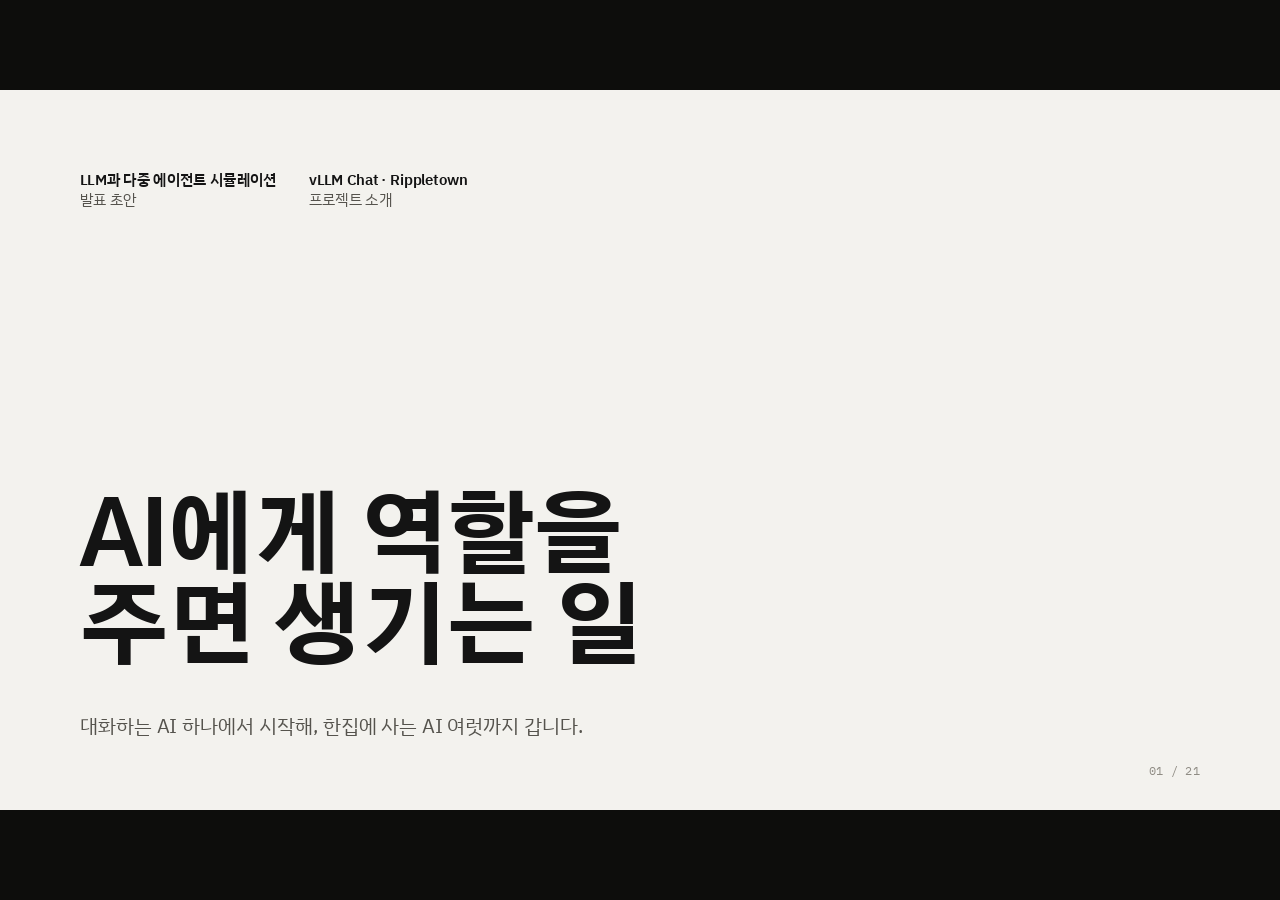
<file: docs/ppt/index.html>
<!doctype html>
<html lang="ko">
<head>
<meta charset="utf-8">
<meta name="viewport" content="width=device-width, initial-scale=1">
<title>AI에게 역할을 주면 생기는 일</title>
<link rel="preconnect" href="https://fonts.googleapis.com">
<link rel="preconnect" href="https://fonts.gstatic.com" crossorigin>
<link href="https://fonts.googleapis.com/css2?family=Gothic+A1:wght@800&family=IBM+Plex+Mono:wght@400;500&family=IBM+Plex+Sans+KR:wght@400;500;600&display=swap" rel="stylesheet">
<link rel="stylesheet" href="deck.css">
</head>
<body>
<div class="stage">
<div class="gridlines"><span></span><span></span><span></span><span></span><span></span><span></span><span></span><span></span><span></span><span></span><span></span><span></span></div>

<!-- 01 표지 -->
<section class="slide">
  <div class="grid">
    <div class="span-12 self-start" data-in="2">
      <div class="cover-meta">
        <span><b>LLM과 다중 에이전트 시뮬레이션</b>발표 초안</span>
        <span><b>vLLM Chat · Rippletown</b>프로젝트 소개</span>
      </div>
    </div>
    <div class="span-8 self-end">
      <h1 class="h-xl" data-in="1">AI에게 역할을<br>주면 생기는 일</h1>
      <p class="body mt-m" data-in="3">대화하는 AI 하나에서 시작해, 한집에 사는 AI 여럿까지 갑니다.</p>
    </div>
  </div>
  <aside class="notes">제목만 읽고 넘어갑니다. 오늘은 두 이야기입니다. 앞은 AI 하나, 뒤는 AI 여럿.</aside>
</section>

<!-- 02 순서 -->
<section class="slide">
  <div class="folio">순서</div>
  <div class="grid">
    <div class="span-5 self-center">
      <h1 class="h-l" data-in="1">이야기는<br>두 개입니다</h1>
    </div>
    <div class="span-7 self-center">
      <div class="part-row" data-in="2">
        <span class="n">1부</span>
        <div><h2>AI 하나와 대화하기</h2><p>LLM이 글을 쓰는 방식, 그리고 이 프로젝트의 채팅이 <span class="nw">컨텍스트 윈도우</span>를 채우는 방법</p></div>
      </div>
      <div class="part-row" data-in="3">
        <span class="n">2부</span>
        <div><h2>AI 여럿이 만드는 작은 세상</h2><p>성격을 준 에이전트들이 같은 공간에서 사는 시뮬레이션</p></div>
      </div>
    </div>
  </div>
</section>

<!-- 03 1부 -->
<section class="slide inverse">
  <div class="grid">
    <div class="span-12 self-end">
      <div class="part-mark" data-in="1">1부</div>
      <h1 class="h-xl mt-s" data-in="2">AI 하나와<br>대화하기</h1>
    </div>
  </div>
</section>

<!-- 04 다음 토큰 -->
<section class="slide">
  <div class="folio">1부 · LLM이 글을 쓰는 방식</div>
  <div class="grid">
    <div class="span-5 self-center">
      <h1 class="h-m" data-in="1">LLM은 다음에 올 말 하나를 고르는 일을 반복한다</h1>
      <p class="body mt-m" data-in="2">휴대폰 키보드의 단어 추천과 같은 원리입니다. 지금까지의 글을 보고 다음 조각의 확률을 계산해 하나를 고르고, 고른 조각을 붙여 다시 계산합니다.</p>
      <p class="body" data-in="3">그래서 LLM은 답을 찾아오지 않고 <strong>이어 씁니다</strong>. 이 성질이 2부에서 캐릭터 연기를 가능하게 합니다.</p>
    </div>
    <div class="span-6 col-7 self-center">
      <p class="prompt-line" data-in="2">오늘 저녁 뭐 먹을까 고민되는데,<span class="tok" data-step="2"> 매콤한</span><span class="tok" data-step="3"> 거</span></p>
      <div class="mt-m">
        <div class="row-label" data-step="1">다음 조각의 확률 (예시)</div>
        <div class="prob" data-step="1" data-at="2:pick"><span>매콤한</span><span class="bar"><i style="--w:68%"></i></span><span class="p">0.41</span></div>
        <div class="prob" data-step="1"><span>가볍게</span><span class="bar"><i style="--w:45%"></i></span><span class="p">0.27</span></div>
        <div class="prob" data-step="1"><span>그냥</span><span class="bar"><i style="--w:30%"></i></span><span class="p">0.18</span></div>
        <div class="prob" data-step="1"><span>치킨</span><span class="bar"><i style="--w:15%"></i></span><span class="p">0.09</span></div>
      </div>
      <div class="lineage mt-l rule-top" data-step="4">
        <span>RNN</span><span>→</span><span>LSTM</span><span>→</span><b>Transformer (2017)</b>
        <span class="small">바뀐 것은 확률을 계산하는 신경망. 한 조각씩 이어 쓰는 절차는 같다.</span>
      </div>
    </div>
  </div>
  <aside class="notes">→ 한 번: 후보 확률. → 두 번: 가장 높은 '매콤한'을 붙임. → 세 번: 붙인 결과로 다시 계산해 '거'. → 네 번: RNN, LSTM도 같은 절차였고 Transformer는 계산 구조만 바꿨다.</aside>
</section>

<!-- 05 토큰과 컨텍스트 윈도우 -->
<section class="slide">
  <div class="folio">1부 · 토큰과 <span class="nw">컨텍스트 윈도우</span></div>
  <div class="grid">
    <div class="span-5 self-center">
      <h1 class="h-m" data-in="1">AI가 한 번에 펼쳐 볼 수 있는 분량은 정해져 있다</h1>
      <p class="body mt-m" data-in="2">AI는 글을 <strong>토큰</strong>이라는 조각으로 읽습니다. 단어도 글자도 아닌 단위라서, 한글은 같은 뜻이라도 조각 수가 많아지기 쉽습니다.</p>
      <p class="body" data-in="3">한 번에 펼쳐 놓고 볼 수 있는 토큰의 총량을 <strong><span class="nw">컨텍스트 윈도우</span></strong>라고 부릅니다.</p>
    </div>
    <div class="span-6 col-7 self-center">
      <div data-step="1">
        <div class="row-label">영어 9단어 · GPT-4 토크나이저(cl100k_base)</div>
        <div class="chips"><span class="chip">The</span><span class="chip">quick</span><span class="chip">brown</span><span class="chip">fox</span><span class="chip">jumps</span><span class="chip">over</span><span class="chip">the</span><span class="chip">lazy</span><span class="chip">dog</span></div>
        <div class="count mt-s">9<small>토큰</small></div>
      </div>
      <div class="mt-m" data-step="2">
        <div class="row-label">“오늘 저녁 뭐 먹을까 고민되는데” 13자 · 같은 토크나이저</div>
        <div class="blocks"><i></i><i></i><i></i><i></i><i></i><i></i><i></i><i></i><i></i><i></i><i></i><i></i><i></i><i></i><i></i><i></i><i></i><i></i><i></i><i></i><i></i><i></i><i></i></div>
        <div class="count mt-s signal">23<small>토큰</small></div>
      </div>
      <div class="mt-m" data-step="3">
        <div class="row-label">같은 문장 · 최신 토크나이저(o200k_base)</div>
        <div class="blocks second-tone"><i></i><i></i><i></i><i></i><i></i><i></i><i></i><i></i><i></i><i></i></div>
        <div class="count mt-s second">10<small>토큰</small></div>
      </div>
      <p class="small mt-m rule-top" data-step="4"><span class="nw">컨텍스트 윈도우</span>가 100만 토큰이면 A4 약 2,000쪽, 장편소설 10권 정도가 한 번에 들어갑니다.</p>
    </div>
  </div>
  <aside class="notes">블록 하나가 토큰 하나입니다. 어떻게 쪼개졌는지가 아니라 개수를 보여 주는 그림입니다.</aside>
</section>

<!-- 06 컨텍스트 윈도우를 채우는 방식 -->
<section class="slide">
  <div class="folio">1부 · 컨텍스트 엔지니어링</div>
  <div class="grid">
    <div class="span-5 self-center">
      <h1 class="h-m" data-in="1"><span class="nw">컨텍스트 윈도우</span>를 채우는 방식이 답을 정한다</h1>
      <p class="body mt-m" data-in="2">같은 질문이라도 <span class="nw">컨텍스트 윈도우</span> 안에 무엇을, 어떤 순서로 담느냐에 따라 답이 달라집니다. 지시문 한 줄을 다듬는 일에서 나아가 윈도우 전체를 관리하는 일을 <strong>컨텍스트 엔지니어링</strong>이라고 부릅니다.</p>
      <p class="small mt-m" data-in="3">이 프로젝트의 채팅이 실제로 <span class="nw">컨텍스트 윈도우</span>를 채우는 순서입니다.</p>
    </div>
    <div class="span-6 col-7 self-center">
      <div class="window-cap"><span><span class="nw">컨텍스트 윈도우</span></span><span>위에서 아래로 쌓인다</span></div>
      <div class="window" style="height: 700px;">
        <div class="seg" style="flex: 1.3" data-step="1"><span>시스템 프롬프트</span><span class="k">맨 앞에 깔아 두는 고정 지시 · 2부의 성격</span></div>
        <div class="seg" style="flex: 1.1" data-step="2"><span>기억 요약</span><span class="k">길어진 대화를 접은 카드 · 9쪽</span></div>
        <div class="seg" style="flex: 1.1" data-step="3"><span>찾아온 자료</span><span class="k">웹검색·문서 조각 · 10쪽</span></div>
        <div class="seg" style="flex: 2.2" data-step="4"><span>최근 대화</span><span class="k">원문 그대로</span></div>
        <div class="seg new" style="flex: .9" data-step="5"><span>새 질문</span><span class="k">지금 들어온 말</span></div>
        <div class="seg free" style="flex: 1.4" data-step="6"><span>남은 자리</span><span class="k">답을 쓸 공간</span></div>
      </div>
    </div>
  </div>
  <aside class="notes">한 칸씩 쌓습니다. 마지막 빈칸이 답을 쓸 자리입니다. 생각 모드는 이 빈칸을 먼저 쓰는 방식이라 다음 장에서 봅니다.</aside>
</section>

<!-- 07 생각 모드 -->
<section class="slide">
  <div class="folio">1부 · 생각 모드</div>
  <div class="grid">
    <div class="span-5 self-center">
      <h1 class="h-m" data-in="1">답을 쓰기 전에 생각부터 적는다</h1>
      <p class="body mt-m" data-in="2">일부 모델은 최종 답을 내기 전에 풀이 과정을 먼저 씁니다. 시험지에 풀이를 쓰고 마지막 줄에 답을 적는 것과 같습니다.</p>
      <p class="body" data-in="3">답이 타이핑하듯 나오는 것도 같은 이유입니다. 토큰이 하나 정해질 때마다 바로 화면으로 보냅니다.</p>
      <p class="small mt-m" data-in="4">시연: 채팅에서 생각 모드를 켜고 같은 질문을 보냅니다.</p>
    </div>
    <div class="span-6 col-7 self-center">
      <div class="stream">
        <div class="think" data-step="1"><span class="tag">생각</span><span data-type="34">오늘 저녁 메뉴를 추천해야 한다. 날씨가 선선하니 국물 요리도 좋고, 매콤한 걸 좋아할 수도 있다. 하나만 고르자.</span></div>
        <div class="answer" data-step="2"><span class="tag">답</span><span data-type="42">매콤달콤한 제육볶음 어떠세요? 쌈 싸서 든든하게 드세요.</span></div>
      </div>
    </div>
  </div>
</section>

<!-- 08 기억 압축 -->
<section class="slide">
  <div class="folio">1부 · 대화 기억과 압축</div>
  <div class="grid">
    <div class="span-5 self-center">
      <h1 class="h-m" data-in="1">가득 찬 대화는 접어서 따로 보관한다</h1>
      <p class="body mt-m" data-in="2"><span class="nw">컨텍스트 윈도우</span>는 한정돼 있어서 대화를 전부 담아 둘 수 없습니다. 대화가 쌓이면 오래된 부분을 요약해 기억 카드로 접어 두고, 관련 있는 이야기가 나올 때만 그 카드를 다시 꺼냅니다.</p>
      <p class="small mt-m" data-in="3">시연: 메모리 저장소 화면에서 저장된 카드를 확인합니다.</p>
    </div>
    <div class="span-3 col-7 self-center">
      <div class="window-cap"><span><span class="nw">컨텍스트 윈도우</span></span><span data-step="1" class="fade-only signal">가득 참</span></div>
      <div class="window" style="height: 720px; padding: 18px; justify-content: space-between;">
        <div class="turns" data-at="1:folded" style="position:relative;">
          <i class="old"></i><i class="old"></i><i class="old"></i><i class="old"></i><i class="old"></i><i class="old"></i><i class="old"></i><i class="old"></i><i class="old"></i><i class="old"></i><i class="old"></i><i></i><i></i><i></i>
        </div>
        <p class="small" data-step="1" style="text-align:center; margin-top: 24px;">확보된 자리</p>
        <div class="card-note recall" data-step="2" style="margin-top: 16px;"><span class="k">다시 꺼낸 카드</span>지난주에 매운 음식은 못 먹는다고 했다</div>
        <div style="height: 54px; background: var(--ink); color: var(--paper); display:flex; align-items:center; padding: 0 18px; font-size: 22px; margin-top: 16px;">새 질문</div>
      </div>
    </div>
    <div class="span-3 self-center">
      <div class="window-cap"><span>보관한 기억 카드</span></div>
      <div class="cards">
        <div class="card-note" data-step="1"><span class="k">카드 1</span>저녁 메뉴를 자주 묻는다</div>
        <div class="card-note" data-step="1" data-out="2"><span class="k">카드 2</span>지난주에 매운 음식은 못 먹는다고 했다</div>
        <div class="card-note" data-step="1"><span class="k">카드 3</span>주말에는 요리를 해 먹는다</div>
      </div>
    </div>
  </div>
  <aside class="notes">→ 한 번: 오래된 대화가 접혀 오른쪽 카드가 되고 윈도우에 자리가 생깁니다. → 두 번: 새 질문과 관련된 카드 하나만 윈도우로 돌아옵니다.</aside>
</section>

<!-- 09 외부 지식 -->
<section class="slide">
  <div class="folio">1부 · 외부 지식</div>
  <div class="grid">
    <div class="span-5 self-center">
      <h1 class="h-m" data-in="1">모르는 것은 찾아서 <span class="nw">컨텍스트 윈도우</span>에 넣어 준다</h1>
      <p class="body mt-m" data-in="2">LLM은 학습 이후의 일도, 회사 내부 문서도 모릅니다. 필요한 자료를 찾아 <span class="nw">컨텍스트 윈도우</span>에 끼워 넣으면 그 자료를 근거로 답합니다.</p>
      <p class="body" data-in="3">채팅의 웹검색은 질문을 검색어로 바꿔 상위 5건을 붙이고, 답과 함께 출처를 보여 줍니다. 문서 조각을 의미로 찾아 넣는 방식은 <strong>RAG</strong>라고 부릅니다.</p>
    </div>
    <div class="span-6 col-7 self-center">
      <svg class="flow" viewBox="0 0 824 640" width="824" height="640">
        <g data-step="1">
          <rect class="box" x="0" y="20" width="240" height="96"/>
          <text class="lbl" x="24" y="76">질문</text>
        </g>
        <g data-step="2">
          <path class="line draw" d="M240 68 H330 V60 H380"/>
          <path class="line draw" d="M240 68 H330 V200 H380"/>
          <rect class="box" x="380" y="12" width="444" height="96"/>
          <text class="lbl" x="404" y="58">웹검색</text><text class="sub" x="404" y="90">상위 5건</text>
          <rect class="box" x="380" y="152" width="444" height="96"/>
          <text class="lbl" x="404" y="198">문서 조각 검색 (RAG)</text><text class="sub" x="404" y="230">의미가 가까운 조각</text>
        </g>
        <g data-step="3">
          <path class="line hot draw" d="M600 248 V330"/>
          <rect x="0" y="330" width="824" height="130" fill="none" stroke="#141414" stroke-width="2"/>
          <rect x="24" y="354" width="776" height="34" fill="#e6e4dd"/>
          <rect x="24" y="398" width="776" height="38" fill="none" stroke="#e5442b" stroke-width="2"/>
          <text class="sub" x="40" y="378">시스템 프롬프트 · 대화</text>
          <text class="lbl" x="40" y="426" style="font-size:22px">찾아온 자료가 들어간 자리</text>
        </g>
        <g data-step="4">
          <path class="line draw" d="M412 460 V520"/>
          <rect class="box" x="0" y="520" width="824" height="96"/>
          <text class="lbl" x="24" y="566">자료를 근거로 쓴 답</text><text class="sub" x="24" y="598">사용한 출처를 함께 표시</text>
        </g>
      </svg>
    </div>
  </div>
  <aside class="notes">9쪽의 기억 카드가 RAG의 가장 단순한 형태입니다(키워드로 찾기). 검색이 실패해도 답변은 계속 진행됩니다.</aside>
</section>

<!-- 10 같은 컨텍스트 윈도우, 다른 모델 -->
<section class="slide">
  <div class="folio">1부 · 모델 고르기</div>
  <div class="grid">
    <div class="span-5 self-center">
      <h1 class="h-m" data-in="1">같은 <span class="nw">컨텍스트 윈도우</span>도 모델이 다르면 답이 다르다</h1>
      <p class="body mt-m" data-in="2">로컬에서 돌리는 모델, OpenAI, Anthropic은 학습 데이터와 크기, 성향이 다릅니다. 좋은 결과는 <strong>무엇을 채우는가</strong>와 <strong>누구에게 맡기는가</strong>가 함께 정합니다.</p>
      <p class="small mt-m" data-in="3">시연: 같은 대화를 두고 서버만 바꿔 답을 비교합니다.</p>
    </div>
    <div class="span-6 col-7 self-center">
      <svg class="flow" viewBox="0 0 824 620" width="824" height="620">
        <g data-step="1">
          <rect x="0" y="210" width="230" height="200" fill="none" stroke="#141414" stroke-width="2"/>
          <rect x="16" y="226" width="198" height="40" fill="#e6e4dd"/><rect x="16" y="274" width="198" height="40" fill="#e6e4dd"/><rect x="16" y="322" width="198" height="40" fill="#e6e4dd"/>
          <rect x="16" y="370" width="198" height="26" fill="#141414"/>
          <text class="sub" x="0" y="196">완성한 컨텍스트 윈도우</text>
        </g>
        <g data-step="2">
          <path class="line draw" d="M230 310 C300 310 300 90 380 90"/>
          <path class="line draw" d="M230 310 H380"/>
          <path class="line draw" d="M230 310 C300 310 300 530 380 530"/>
          <text class="lbl" x="396" y="80">로컬 모델 (vLLM)</text>
          <text class="lbl" x="396" y="300">OpenAI</text>
          <text class="lbl" x="396" y="520">Anthropic</text>
        </g>
        <g data-step="3">
          <text class="sub" x="396" y="116" style="font-size:24px; fill:#141414">“제육볶음 어때요?”</text>
          <text class="sub" x="396" y="336" style="font-size:24px; fill:#141414">“비빔밥 추천드려요.”</text>
          <text class="sub" x="396" y="556" style="font-size:24px; fill:#141414">“취향에 따라 다른데요…”</text>
        </g>
      </svg>
    </div>
  </div>
</section>

<!-- 11 지형 -->
<section class="slide">
  <div class="folio">1부 · 답이 갈리는 이유</div>
  <div class="grid">
    <div class="span-5 self-center">
      <h1 class="h-m" data-in="1">모델마다 걷는 지형이 다르다</h1>
      <p class="body mt-m" data-in="2">학습이 끝난 모델은 하나의 지형입니다. 학습 데이터가 언덕과 골짜기를 새긴 땅이고, 답을 쓰는 일은 그 위를 한 발씩 걷는 일입니다.</p>
      <p class="body" data-in="3">출발점(입력)과 걷는 규칙이 같아도 땅이 다르면 다른 골짜기에 닿습니다. temperature는 한 걸음을 얼마나 과감하게 뗄지 정합니다.</p>
    </div>
    <div class="span-6 col-7 self-center">
      <svg class="flow" viewBox="0 0 824 660" width="824" height="660">
        <g fill="none" stroke="#c9c6bd" stroke-width="1.5">
          <path d="M20 120 C200 60 380 160 560 100 S800 140 820 120"/>
          <path d="M20 200 C180 150 360 250 540 180 S780 220 820 210"/>
          <path d="M20 290 C160 250 330 350 520 270 S760 300 820 300"/>
          <path d="M20 380 C190 350 340 440 530 360 S770 390 820 390"/>
          <path d="M20 470 C210 440 360 520 560 450 S780 480 820 480"/>
          <path d="M20 560 C220 530 380 600 580 540 S790 570 820 570"/>
        </g>
        <circle cx="90" cy="330" r="12" fill="#141414" data-step="1"/>
        <text class="sub" x="60" y="300" data-step="1" style="fill:#141414">같은 입력</text>
        <g data-step="2">
          <path class="line hot draw" style="stroke-width:3" d="M90 330 C200 320 260 230 360 210 S520 170 600 120 S700 90 760 96"/>
          <circle cx="760" cy="96" r="10" class="hot-fill"/>
          <text class="lbl" x="560" y="66" style="fill:#e5442b">모델 A의 답</text>
        </g>
        <g data-step="3">
          <path class="line sec draw" style="stroke-width:3" d="M90 330 C200 345 270 420 380 450 S540 500 620 540 S710 580 770 586"/>
          <circle cx="770" cy="586" r="10" class="sec-fill"/>
          <text class="lbl" x="560" y="636" style="fill:#1f5c5a">모델 B의 답</text>
        </g>
      </svg>
    </div>
  </div>
  <aside class="notes">→ 첫 걸음이 다음 갈림길을 바꿉니다. 그래서 첫 토큰 몇 개가 답 전체의 방향을 정합니다. <span class="nw">컨텍스트 윈도우</span> 하나 이야기는 여기까지입니다.</aside>
</section>

<!-- 12 2부 -->
<section class="slide inverse">
  <div class="grid">
    <div class="span-12 self-end">
      <div class="part-mark" data-in="1">2부</div>
      <h1 class="h-xl mt-s" data-in="2">AI 여럿이 만드는<br>작은 세상</h1>
    </div>
  </div>
</section>

<!-- 13 컨텍스트 윈도우가 여럿 -->
<section class="slide">
  <div class="folio">2부 · 에이전트</div>
  <div class="grid">
    <div class="span-12 self-start">
      <h1 class="h-m" data-in="1" style="max-width: 18em;"><span class="nw">컨텍스트 윈도우</span>가 여럿이고, 서로 말을 건다면</h1>
      <p class="body mt-s" data-in="2" style="max-width: 44em;">자기만의 <span class="nw">컨텍스트 윈도우</span>를 가진 존재를 <strong>에이전트</strong>라고 부릅니다. A의 윈도우는 B에게 보이지 않고, 각자 받은 말을 자기 윈도우에 쌓아 갑니다.</p>
    </div>
    <div class="span-12 self-end">
      <svg class="flow" viewBox="0 0 1680 470" width="1680" height="470">
        <g data-in="3">
          <rect x="0" y="20" width="480" height="440" class="box"/>
          <rect x="600" y="20" width="480" height="440" class="box"/>
          <rect x="1200" y="20" width="480" height="440" class="box"/>
          <rect x="0" y="20" width="480" height="64" fill="#141414"/><text x="24" y="62" style="font-size:24px; fill:#f3f2ee">A · 사장 (성격: 고지식함)</text>
          <rect x="600" y="20" width="480" height="64" fill="#141414"/><text x="624" y="62" style="font-size:24px; fill:#f3f2ee">B · 알바생 (성격: 씩씩함)</text>
          <rect x="1200" y="20" width="480" height="64" fill="#141414"/><text x="1224" y="62" style="font-size:24px; fill:#f3f2ee">C · 손님 (성격: 괴팍함)</text>
          <rect x="24" y="108" width="380" height="30" fill="#e6e4dd"/><rect x="624" y="108" width="330" height="30" fill="#e6e4dd"/><rect x="1224" y="108" width="400" height="30" fill="#e6e4dd"/>
          <rect x="24" y="150" width="300" height="30" fill="#e6e4dd"/><rect x="624" y="150" width="390" height="30" fill="#e6e4dd"/><rect x="1224" y="150" width="280" height="30" fill="#e6e4dd"/>
        </g>
        <g data-step="1">
          <rect x="24" y="200" width="432" height="56" fill="none" stroke="#e5442b" stroke-width="2"/>
          <text x="40" y="236" style="font-size:22px">나 → B: “문 열 준비 해.”</text>
          <path class="line hot draw" d="M456 228 H624"/>
          <rect x="624" y="200" width="432" height="56" fill="none" stroke="#e5442b" stroke-width="2"/>
          <text x="640" y="236" style="font-size:22px">A → 나: “문 열 준비 해.”</text>
        </g>
        <g data-step="2">
          <rect x="624" y="276" width="432" height="56" fill="none" stroke="#1f5c5a" stroke-width="2"/>
          <text x="640" y="312" style="font-size:22px">나 → A: “네, 지금 할게요!”</text>
          <path class="line sec draw" d="M624 304 H456"/>
          <rect x="24" y="276" width="432" height="56" fill="none" stroke="#1f5c5a" stroke-width="2"/>
          <text x="40" y="312" style="font-size:22px">B → 나: “네, 지금 할게요!”</text>
        </g>
        <g data-step="3">
          <text x="1224" y="236" style="font-size:22px; fill:#8f8c84">C의 윈도우에는 이 대화가 없다</text>
        </g>
      </svg>
    </div>
  </div>
  <aside class="notes">각 에이전트를 서로 다른 존재로 만드는 방법은 이미 봤습니다. 시스템 프롬프트로 성격을 주는 것입니다.</aside>
</section>

<!-- 14 ABM -->
<section class="slide">
  <div class="folio">2부 · LLM 기반 ABM</div>
  <div class="grid">
    <div class="span-5 self-center">
      <h1 class="h-m" data-in="1">가상 주민에게 규칙 대신 성격을 준다</h1>
      <p class="body mt-m" data-in="2">에이전트 기반 모델(ABM)은 주민들을 가상 공간에 풀어 두고 무슨 일이 생기는지 지켜보는 시뮬레이션입니다. 심시티나 스타듀밸리의 주민을 떠올리면 됩니다.</p>
    </div>
    <div class="span-6 col-7 self-center">
      <div class="part-row" data-step="1" style="grid-template-columns: 220px 1fr;">
        <span class="small">전통적인 ABM</span>
        <div><h2 class="mono" style="font-family: var(--f-mono); font-weight: 500; font-size: 40px;">if 배고픔 &gt; 7:<br>&nbsp;&nbsp;부엌으로 이동</h2><p>사람이 정한 규칙대로만 움직인다</p></div>
      </div>
      <div class="part-row" data-step="2" style="grid-template-columns: 220px 1fr;">
        <span class="small signal">LLM 기반 ABM</span>
        <div><h2 style="font-size: 44px;">“당신은 47세 편의점 사장이다. 욕심이 많고 고지식하다.”</h2><p>성격만 주면, 상황에 맞는 말과 행동을 스스로 만든다</p></div>
      </div>
    </div>
  </div>
</section>

<!-- 15 배역 -->
<section class="slide">
  <div class="folio">2부 · 실제 시나리오</div>
  <div class="grid">
    <div class="span-4 self-start">
      <h1 class="h-m" data-in="1">편의점,<br>네 사람</h1>
      <p class="body mt-m" data-in="2">성격만 적었습니다. 대사는 아무도 쓰지 않았습니다.</p>
    </div>
    <div class="span-8 self-center">
      <div class="cast">
        <div class="cast-row" data-step="1"><span class="name">김민태</span><span class="role">사장 · 47세</span><span class="trait">욕심 많고 고지식하다. 말투가 거칠고 불평이 많다.</span></div>
        <div class="cast-row" data-step="2"><span class="name">이상민</span><span class="role">알바생 · 29세</span><span class="trait">아이돌 지망생. 착실하고 씩씩하며 친절하다.</span></div>
        <div class="cast-row" data-step="3"><span class="name">박슬기</span><span class="role">알바생 · 21세</span><span class="trait">게으르고 냉소적이다. 말투가 반항적이다.</span></div>
        <div class="cast-row" data-step="4"><span class="name">정용진</span><span class="role">손님 · 55세</span><span class="trait">불만이 많고 괴팍하다. 막무가내로 말한다.</span></div>
      </div>
    </div>
  </div>
</section>

<!-- 16 wave -->
<section class="slide">
  <div class="folio">2부 · 진행 방식</div>
  <div class="grid">
    <div class="span-4 self-start">
      <h1 class="h-m" data-in="1">말을 건 상대가 다음 차례가 된다</h1>
      <p class="body mt-m" data-in="2">한 사람이 여럿을 동시에 부를 수 있고, 아무도 부르지 않으면 대화가 자연히 멈춥니다. 단체 채팅방의 멘션과 비슷합니다. 한 차례를 <strong>wave</strong>라고 부릅니다.</p>
    </div>
    <div class="span-8 self-center">
      <svg class="flow" viewBox="0 0 1104 620" width="1104" height="620">
        <text class="wave-col-h" x="0" y="30">wave 1</text>
        <text class="wave-col-h" x="290" y="30">wave 2</text>
        <text class="wave-col-h" x="580" y="30">wave 3</text>
        <text class="wave-col-h" x="870" y="30">wave 4</text>
        <line x1="0" y1="50" x2="1104" y2="50" stroke="#141414" stroke-width="2"/>
        <g class="who speaker" data-step="1"><rect x="0" y="260" width="200" height="72"/><text x="24" y="306">사장</text></g>
        <text class="sub" x="0" y="370" data-step="1">“다들 문 열 준비 해.”</text>
        <g data-step="2">
          <path class="line draw" d="M200 296 C250 296 240 170 290 170"/>
          <path class="line draw" d="M200 296 C250 296 240 430 290 430"/>
          <g class="who speaker"><rect x="290" y="134" width="200" height="72"/><text x="314" y="180">이상민</text></g>
          <g class="who speaker"><rect x="290" y="394" width="200" height="72"/><text x="314" y="440">박슬기</text></g>
          <text class="sub" x="290" y="240">“네! 바로 할게요.”</text>
          <text class="sub" x="290" y="500">“아직 9시 아니잖아요.”</text>
        </g>
        <g data-step="3">
          <path class="line draw" d="M490 170 C540 170 530 296 580 296"/>
          <path class="line draw" d="M490 430 C540 430 530 296 580 296"/>
          <g class="who speaker"><rect x="580" y="260" width="200" height="72"/><text x="604" y="306">사장</text></g>
          <text class="sub" x="580" y="370">이상민만 불러 지시</text>
        </g>
        <g data-step="4">
          <path class="line hot draw" d="M780 296 C830 296 820 170 870 170"/>
          <g class="who speaker"><rect x="870" y="134" width="200" height="72"/><text x="894" y="180">이상민</text></g>
          <g class="who"><rect x="870" y="394" width="200" height="72"/><text x="894" y="440" style="fill:#8f8c84">박슬기</text></g>
          <text class="sub" x="870" y="500">불리지 않아 이번엔 쉰다</text>
        </g>
      </svg>
    </div>
  </div>
  <aside class="notes">대사는 이해를 돕기 위한 예시입니다. 누가 다음에 말할지는 대본이 아니라 말을 건 상대로 정해집니다.</aside>
</section>

<!-- 17 시간과 공간 -->
<section class="slide">
  <div class="folio">2부 · 세상이 흘러가는 방식</div>
  <div class="grid">
    <div class="span-4 self-start">
      <h1 class="h-m" data-in="1">시간은 흐르고, 같은 곳에 있어야 보인다</h1>
      <p class="body mt-m" data-in="2">wave마다 엔진이 장면 길이만큼 시계를 넘깁니다. 자정이 지나면 요일도 바뀌어, 평일 아침엔 출근을 준비하고 주말엔 늦잠을 잡니다.</p>
      <p class="body" data-in="3">누가 다른 방으로 옮기면 그 방에 있던 사람만 알아챕니다.</p>
    </div>
    <div class="span-8 self-center">
      <svg class="flow" viewBox="0 0 1104 640" width="1104" height="640">
        <g data-step="1">
          <text class="sub" x="0" y="28">월</text><text class="sub" x="157" y="28">화</text><text class="sub" x="314" y="28">수</text><text class="sub" x="471" y="28">목</text><text class="sub" x="628" y="28">금</text><text class="sub" x="785" y="28">토</text><text class="sub" x="942" y="28">일</text>
          <line x1="0" y1="50" x2="1100" y2="50" stroke="#c9c6bd" stroke-width="2"/>
          <line class="draw hot" x1="0" y1="50" x2="380" y2="50" stroke-width="4"/>
          <circle cx="380" cy="50" r="10" class="hot-fill"/>
          <text class="lbl" x="400" y="100">수요일 오후 2시 20분</text>
        </g>
        <g data-step="2">
          <rect x="0" y="200" width="460" height="380" class="box"/><text class="lbl" x="24" y="244">매장</text>
          <rect x="520" y="200" width="300" height="380" class="box"/><text class="lbl" x="544" y="244">창고</text>
          <rect x="880" y="200" width="224" height="380" fill="none" stroke="#c9c6bd" stroke-width="2" stroke-dasharray="8 8"/><text class="sub" x="904" y="244">가게 밖</text>
          <circle cx="120" cy="420" r="26" fill="#141414"/><text class="sub" x="86" y="480" style="fill:#141414">사장</text>
          <circle cx="300" cy="360" r="26" fill="#141414"/><text class="sub" x="262" y="420" style="fill:#141414">박슬기</text>
          <circle cx="990" cy="400" r="26" fill="#8f8c84"/><text class="sub" x="956" y="460">손님</text>
          <circle cx="670" cy="420" r="26" fill="#e5442b" data-out="3"/>
        </g>
        <g data-step="3">
          <circle cx="330" cy="500" r="26" fill="#e5442b"/><text class="sub" x="292" y="560" style="fill:#e5442b">이상민</text>
          <path class="line hot draw" d="M670 420 C560 420 470 500 360 500" stroke-dasharray="6 8"/>
          <text class="sub" x="24" y="290" style="fill:#141414">사장·박슬기: “상민이 나왔네.”</text>
          <text class="sub" x="904" y="290">모른다</text>
        </g>
      </svg>
    </div>
  </div>
</section>

<!-- 18 기억·연출 -->
<section class="slide">
  <div class="folio">2부 · 오래 사는 세상</div>
  <div class="grid">
    <div class="span-5 self-center">
      <h1 class="h-m" data-in="1">기억은 스스로 정리하고, 늘어지면 연출자가 끼어든다</h1>
    </div>
    <div class="span-6 col-7 self-center">
      <div class="part-row" data-step="1" style="grid-template-columns: 200px 1fr;">
        <span class="small">기억 정리</span>
        <div><h2 style="font-size: 44px;">“이 사람은 이런 사람이었지”</h2><p>대화가 쌓이면 에이전트가 스스로 사건과 사실, 관계를 요약해 둡니다. 1부의 기억 카드와 같은 방법입니다.</p></div>
      </div>
      <div class="part-row" data-step="2" style="grid-template-columns: 200px 1fr;">
        <span class="small">숨은 연출자</span>
        <div><h2 style="font-size: 44px;">“창밖에 갑자기 비가 쏟아진다”</h2><p>이야기가 너무 조용하거나 같은 말만 반복되면, 보이지 않는 연출자가 작은 사건을 하나 던집니다. 행동은 강요하지 않습니다.</p></div>
      </div>
    </div>
  </div>
</section>

<!-- 19 배역마다 모델 -->
<section class="slide">
  <div class="folio">2부 · 배역마다 다른 두뇌</div>
  <div class="grid">
    <div class="span-4 self-start">
      <h1 class="h-m" data-in="1">배역마다 다른 모델을 맡길 수 있다</h1>
      <p class="body mt-m" data-in="2">1부에서 본 것처럼 같은 <span class="nw">컨텍스트 윈도우</span>도 모델에 따라 답이 다릅니다. 주인공은 성능 좋은 모델, 지나가는 행인은 가벼운 모델로 나눠 쓸 수 있습니다.</p>
      <p class="small mt-m" data-in="3">지정하지 않은 에이전트는 기본 서버를 따릅니다.</p>
    </div>
    <div class="span-7 col-6 self-center" data-in="2">
      <div class="shot" style="width: 100%; height: 504px;">
        <img src="assets/sim-agent-server.jpg" alt="시뮬레이션 설정 화면. 아버지 에이전트 카드의 LLM 서버 선택란에 Primary GPU Server가 선택되어 있다." style="width: 1342px; left: -185px; top: -336px;">
        <div class="mark-box" data-step="1" style="left: 730px; top: 198px; width: 232px; height: 48px;"></div>
      </div>
      <p class="small mt-s" data-step="1">실제 설정 화면 · <span class="signal">아버지 에이전트에만 서버를 지정</span>, 나머지는 기본 서버</p>
    </div>
  </div>
</section>

<!-- 20 실제 대화 -->
<section class="slide">
  <div class="folio">2부 · 실제 실행 화면</div>
  <div class="grid">
    <div class="span-4 self-start">
      <h1 class="h-m" data-in="1">대본 없이 이런 아침이 나왔다</h1>
      <p class="body mt-m" data-in="2">“가족” 시나리오 두 번째 wave, 월요일 오전 7시 31분. 엄마가 밥 먹으라고 부르자 세 사람이 각자 다르게 반응합니다.</p>
      <p class="small mt-m" data-in="3">말, 행동 묘사, 감정 태그, 관계 그래프가 실시간으로 쌓입니다.</p>
    </div>
    <div class="span-7 col-6 self-center" data-in="2">
      <div class="shot" style="width: 100%; height: 581px;">
        <img src="assets/sim-live-run.jpg" alt="실행 중인 가족 시나리오. 아들, 막내 딸, 첫째 딸, 아버지의 대사와 행동 묘사가 순서대로 쌓여 있다." style="width: 1500px; left: 0; top: -568px;">
      </div>
    </div>
  </div>
  <aside class="notes">아들은 "네, 가요. 가."라며 스마트폰을 보면서 느릿느릿, 막내는 이불을 걷어차고 뛰어나오고, 첫째는 졸린 눈으로 메뉴를 묻고, 아버지는 신문을 펴기 전 차분히 말합니다. 같은 부름에 네 가지 반응입니다.</aside>
</section>

<!-- 21 정리 -->
<section class="slide">
  <div class="folio">정리</div>
  <div class="grid">
    <div class="span-12 self-start">
      <h1 class="h-l" data-in="1" style="max-width: 15em;">도구에 성격과 규칙을 주면 작은 사회가 된다</h1>
    </div>
    <div class="span-4 self-end qa" data-step="1"><h3>거짓말(환각)은?</h3><p>사실 확인이 필요한 용도라면 검증 단계를 따로 둬야 합니다.</p></div>
    <div class="span-4 self-end qa" data-step="2"><h3>비용은?</h3><p>로컬 모델과 API 모델을 배역에 맞게 섞어 쓸 수 있습니다.</p></div>
    <div class="span-4 self-end qa" data-step="3"><h3>어디에 쓰나?</h3><p>게임 NPC, 사용자 조사 시뮬레이션, 교육용 역할극, 감염병 같은 사회 현상 연구.</p></div>
  </div>
</section>

</div>
<div class="progress"></div>
<div class="notes-panel"></div>
<script src="deck.js"></script>
</body>
</html>
</file>
<file: docs/ppt/deck.css>
/* 판형·색·서체 결정은 DESIGN_GUIDE.md 2절을 따른다. */
:root {
  --paper: #f3f2ee;
  --paper-2: #e6e4dd;
  --ink: #141414;
  --ink-2: #55534d;
  --ink-3: #8f8c84;
  --rule: #c9c6bd;
  --signal: #e5442b;
  --second: #1f5c5a;

  --f-head: 'Gothic A1', 'Apple SD Gothic Neo', 'Malgun Gothic', sans-serif;
  --f-body: 'IBM Plex Sans KR', 'Apple SD Gothic Neo', 'Malgun Gothic', sans-serif;
  --f-mono: 'IBM Plex Mono', ui-monospace, Menlo, Consolas, monospace;

  --ease: cubic-bezier(.2, .7, .2, 1);
  --t-small: .32s;
  --t-big: .6s;
}

* { box-sizing: border-box; }
html, body { margin: 0; height: 100%; background: #0d0d0c; overflow: hidden; }
body { font-family: var(--f-body); color: var(--ink); -webkit-font-smoothing: antialiased; word-break: keep-all; overflow-wrap: break-word; }
h1, h2, h3, p, ul, ol, figure { margin: 0; padding: 0; }

/* ── 1920×1080 무대를 화면에 맞춰 통째로 확대·축소 ─────────────── */
.stage {
  position: absolute; left: 50%; top: 50%;
  width: 1920px; height: 1080px;
  transform-origin: center center;
  transform: translate(-50%, -50%);
  background: var(--paper);
  overflow: hidden;
}

.slide {
  position: absolute; inset: 0;
  padding: 120px 120px 104px;
  visibility: hidden;
  opacity: 0;
  transform: translateX(80px);
  transition: transform var(--t-big) var(--ease), opacity var(--t-big) var(--ease), visibility 0s linear var(--t-big);
}
.slide.is-current { visibility: visible; opacity: 1; transform: none; transition-delay: 0s; }
.slide.is-past { transform: translateX(-80px); }

.slide.inverse { background: var(--ink); color: var(--paper); }

/* 면 이름(신문의 면 표시처럼) — 제목을 반복하지 않는다 */
.folio {
  position: absolute; left: 120px; top: 52px;
  font-size: 20px; font-weight: 500; color: var(--ink-3);
}
.inverse .folio { color: #8a877f; }
.pageno {
  position: absolute; right: 120px; bottom: 48px;
  font-family: var(--f-mono); font-size: 18px; color: var(--ink-3);
  font-variant-numeric: tabular-nums;
}

/* 12열 격자 */
.grid {
  display: grid;
  grid-template-columns: repeat(12, minmax(0, 1fr));
  column-gap: 32px;
  height: 100%;
}
/* 끝은 span, 시작은 col-N 으로 따로 지정할 수 있게 나눈다 */
.span-3 { grid-column-end: span 3; } .span-4 { grid-column-end: span 4; } .span-5 { grid-column-end: span 5; }
.span-6 { grid-column-end: span 6; } .span-7 { grid-column-end: span 7; } .span-8 { grid-column-end: span 8; }
.span-12 { grid-column-end: span 12; }
.col-1 { grid-column-start: 1; } .col-6 { grid-column-start: 6; } .col-7 { grid-column-start: 7; } .col-8 { grid-column-start: 8; }
.self-end { align-self: end; } .self-center { align-self: center; } .self-start { align-self: start; }

.gridlines { position: absolute; inset: 0 120px; display: none; pointer-events: none; z-index: 50;
  grid-template-columns: repeat(12, minmax(0, 1fr)); column-gap: 32px; }
.gridlines span { background: rgba(229, 68, 43, .08); }
body.show-grid .gridlines { display: grid; }

/* ── 글자 ───────────────────────────────────────────────────── */
.h-xl { font-family: var(--f-head); font-weight: 800; font-size: 132px; line-height: 1.04; letter-spacing: -0.02em; }
.h-l  { font-family: var(--f-head); font-weight: 800; font-size: 80px;  line-height: 1.1;  letter-spacing: -0.015em; text-wrap: balance; }
.h-m  { font-family: var(--f-head); font-weight: 800; font-size: 60px;  line-height: 1.14; letter-spacing: -0.01em; text-wrap: balance; }
.body { font-size: 30px; line-height: 1.55; color: var(--ink-2); max-width: 30em; text-wrap: pretty; }
.body + .body { margin-top: 24px; }
.body strong { color: var(--ink); font-weight: 600; }
.inverse .body { color: #b9b6ad; }
.small { font-size: 22px; line-height: 1.5; color: var(--ink-3); }
.mono { font-family: var(--f-mono); }
.nw { white-space: nowrap; }
.signal { color: var(--signal); }
.second { color: var(--second); }
.mt-s { margin-top: 24px; } .mt-m { margin-top: 48px; } .mt-l { margin-top: 80px; }

.rule-top { border-top: 2px solid var(--ink); padding-top: 20px; }

/* ── 단계 등장 ──────────────────────────────────────────────── */
[data-step], [data-in] {
  opacity: 0; transform: translateY(14px);
  transition: opacity var(--t-big) var(--ease), transform var(--t-big) var(--ease);
}
[data-step].on, .is-current [data-in] { opacity: 1; transform: none; }
.is-current [data-in="1"] { transition-delay: .12s; }
.is-current [data-in="2"] { transition-delay: .22s; }
.is-current [data-in="3"] { transition-delay: .32s; }
.is-current [data-in="4"] { transition-delay: .42s; }
.is-current [data-in="5"] { transition-delay: .52s; }
[data-step].fade-only { transform: none; }
[data-out].gone { opacity: 0 !important; transform: translateY(-10px) !important; pointer-events: none; }

/* SVG 선 그리기 */
.draw { stroke-dasharray: var(--len, 2000); stroke-dashoffset: var(--len, 2000);
  transition: stroke-dashoffset 1.1s var(--ease); }
.on .draw, .draw.on { stroke-dashoffset: 0; }

/* 커서는 타이핑 중에만 보인다 */
.typing::after { content: '▍'; color: var(--signal); margin-left: 2px; }

/* ── 슬라이드별 부품 ─────────────────────────────────────────── */

/* 표지 */
.cover-meta { display: flex; gap: 48px; font-size: 22px; color: var(--ink-2); }
.cover-meta b { display: block; font-weight: 600; color: var(--ink); }

/* 순서 */
.part-row { display: grid; grid-template-columns: 160px 1fr; align-items: baseline;
  border-top: 2px solid var(--ink); padding: 28px 0 40px; }
.part-row .n { font-family: var(--f-mono); font-size: 28px; color: var(--ink-3); }
.part-row h2 { font-family: var(--f-head); font-weight: 800; font-size: 64px; line-height: 1.15; }
.part-row p { font-size: 26px; color: var(--ink-2); margin-top: 12px; }

/* 파트 구분 */
.part-mark { font-family: var(--f-mono); font-size: 28px; color: var(--signal); }

/* 다음 토큰 */
.prompt-line { font-size: 46px; font-weight: 500; line-height: 1.4; }
.prompt-line .tok { color: var(--signal); }
.prob { display: grid; grid-template-columns: 300px 1fr 90px; align-items: center; gap: 20px;
  font-size: 30px; padding: 10px 0; }
.prob .bar { height: 18px; background: var(--paper-2); position: relative; }
.prob .bar i { position: absolute; inset: 0 auto 0 0; background: var(--ink-3); width: 0;
  transition: width .8s var(--ease); }
.on .prob .bar i, .prob.on .bar i { width: var(--w); }
.prob.pick .bar i { background: var(--signal); }
.prob .p { font-family: var(--f-mono); font-size: 24px; color: var(--ink-2); text-align: right; }
.lineage { display: flex; align-items: baseline; gap: 18px; font-size: 24px; color: var(--ink-3); }
.lineage b { color: var(--ink); font-weight: 600; }

/* 토큰 */
.chips { display: flex; flex-wrap: wrap; gap: 8px; }
.chip { font-family: var(--f-mono); font-size: 26px; padding: 6px 12px; background: var(--paper-2); }
.blocks { display: flex; gap: 6px; flex-wrap: wrap; }
.blocks i { width: 34px; height: 34px; background: var(--ink); opacity: 0; transform: scale(.6);
  transition: opacity .25s var(--ease), transform .25s var(--ease); }
.blocks.second-tone i { background: var(--second); }
.on .blocks i { opacity: 1; transform: none; }
.count { font-family: var(--f-mono); font-size: 64px; font-weight: 500; line-height: 1; }
.count small { font-size: 24px; color: var(--ink-3); margin-left: 10px; }
.row-label { font-size: 22px; color: var(--ink-3); margin-bottom: 14px; }

/* 컨텍스트 창 */
.window { border: 2px solid var(--ink); display: flex; flex-direction: column; }
.window .seg { display: flex; align-items: center; justify-content: space-between;
  padding: 0 24px; font-size: 24px; border-top: 1px solid var(--rule); }
.window .seg:first-child { border-top: 0; }
.window .seg .k { font-family: var(--f-mono); font-size: 18px; color: var(--ink-3); }
.window .seg.new { background: var(--ink); color: var(--paper); }
.window .seg.new .k { color: #a5a29a; }
.window .seg.free { background: repeating-linear-gradient(-45deg, transparent 0 10px, var(--paper-2) 10px 11px); color: var(--ink-3); }
.window-cap { display: flex; justify-content: space-between; font-family: var(--f-mono); font-size: 20px; color: var(--ink-3); margin-bottom: 10px; }

/* 생각 → 답 */
.stream { font-size: 30px; line-height: 1.6; }
.stream .think { color: var(--ink-3); font-style: italic; border-left: 2px solid var(--rule); padding-left: 24px; }
.stream .answer { color: var(--ink); font-weight: 500; margin-top: 32px; font-size: 38px; line-height: 1.45; }
.stream .tag { font-family: var(--f-mono); font-size: 18px; color: var(--ink-3); font-style: normal; display: block; margin-bottom: 10px; }

/* 기억 압축 */
.turns { display: flex; flex-direction: column; gap: 6px; }
.turns i { display: block; height: 22px; background: var(--paper-2);
  transition: height .6s var(--ease), opacity .4s var(--ease), margin .6s var(--ease); }
.turns i:nth-child(odd) { width: 86%; } .turns i:nth-child(even) { width: 72%; margin-left: 14%; }
.turns.folded i.old { height: 0; opacity: 0; margin-top: -6px; }
.cards { display: flex; flex-direction: column; gap: 14px; }
.card-note { border: 2px solid var(--ink); padding: 16px 20px; font-size: 22px; line-height: 1.45; background: var(--paper); }
.card-note .k { font-family: var(--f-mono); font-size: 16px; color: var(--ink-3); display: block; margin-bottom: 4px; }
.card-note.recall { border-color: var(--signal); }

/* 흐름도 공통 */
.flow text { font-family: var(--f-body); }
.flow .lbl { font-size: 26px; fill: var(--ink); }
.flow .sub { font-size: 20px; fill: var(--ink-3); }
.flow .box { fill: none; stroke: var(--ink); stroke-width: 2; }
.flow .line { fill: none; stroke: var(--ink); stroke-width: 2; }
.flow .hot { stroke: var(--signal); }
.flow .hot-fill { fill: var(--signal); }
.flow .sec { stroke: var(--second); }
.flow .sec-fill { fill: var(--second); }

/* 배역표 */
.cast { border-top: 2px solid var(--ink); }
.cast-row { display: grid; grid-template-columns: 340px 200px 1fr; align-items: baseline;
  padding: 26px 0; border-bottom: 1px solid var(--rule); }
.cast-row .name { font-family: var(--f-head); font-weight: 800; font-size: 44px; }
.cast-row .role { font-size: 24px; color: var(--ink-3); }
.cast-row .trait { font-size: 28px; color: var(--ink-2); }

/* wave */
.wave-col-h { font-family: var(--f-mono); font-size: 22px; fill: var(--ink-3); }
.who { font-size: 26px; }
.who rect { fill: var(--paper); stroke: var(--ink); stroke-width: 2; }
.who.speaker rect { fill: var(--ink); }
.who.speaker text { fill: var(--paper); }

/* 화면 캡처 */
.shot { position: relative; overflow: hidden; border: 1px solid var(--rule); background: #fff; }
.shot img { position: absolute; display: block; transform-origin: 0 0; }
.callout { position: absolute; font-size: 22px; line-height: 1.4; color: var(--ink); }
.callout::before { content: ''; position: absolute; background: var(--signal); }
.mark-box { position: absolute; border: 3px solid var(--signal); }

/* Q&A */
.qa { border-top: 2px solid var(--ink); padding-top: 20px; }
.qa h3 { font-size: 28px; font-weight: 600; }
.qa p { font-size: 24px; color: var(--ink-2); margin-top: 10px; line-height: 1.5; }

/* 발표자 노트·진행 */
.notes { display: none; }
.notes-panel {
  position: fixed; left: 0; right: 0; bottom: 0; max-height: 34vh; overflow: auto;
  background: rgba(20,20,20,.94); color: #ecebe6; font: 16px/1.6 var(--f-body);
  padding: 18px 28px; display: none; z-index: 100;
}
body.show-notes .notes-panel { display: block; }
.progress { position: fixed; left: 0; bottom: 0; height: 3px; background: var(--signal);
  transition: width .5s var(--ease); z-index: 90; }

@media (prefers-reduced-motion: reduce) {
  .slide, [data-step], [data-in], .draw, .prob .bar i, .blocks i, .turns i { transition: none !important; }
}
</file>
